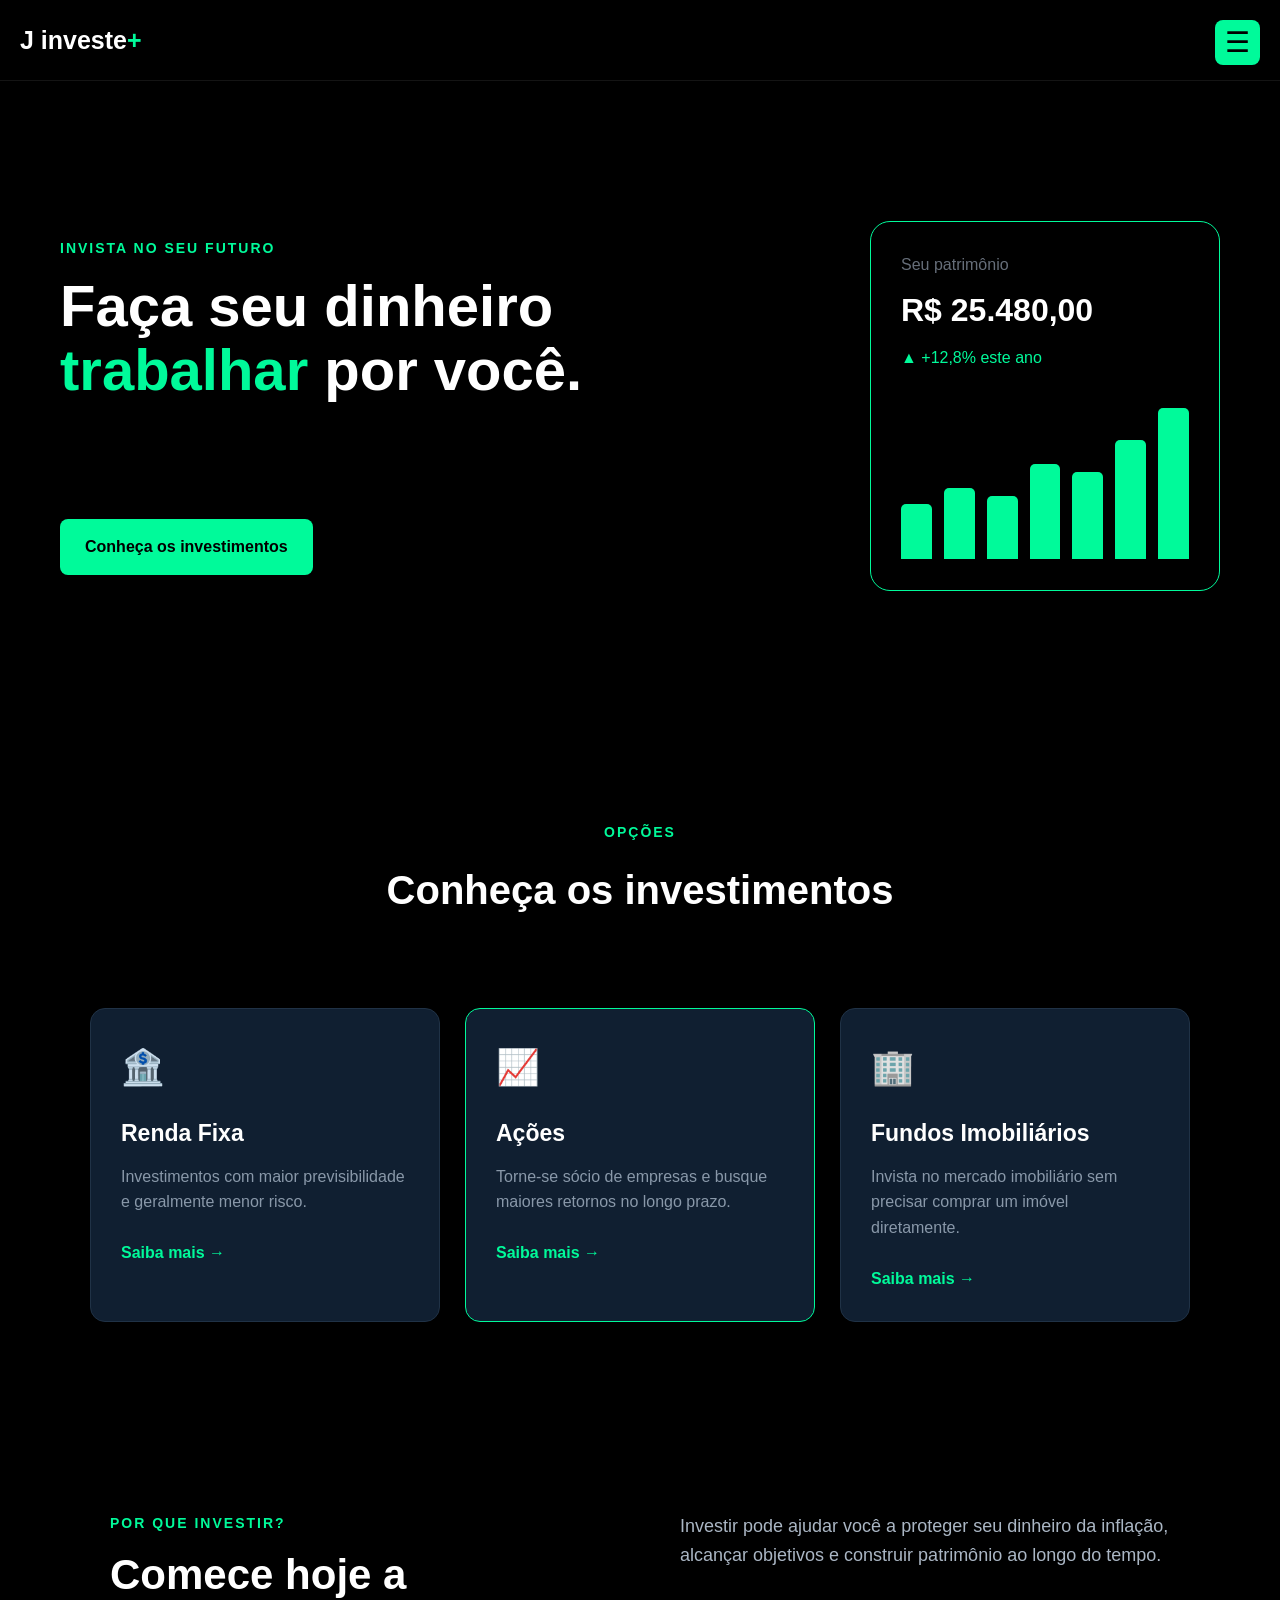
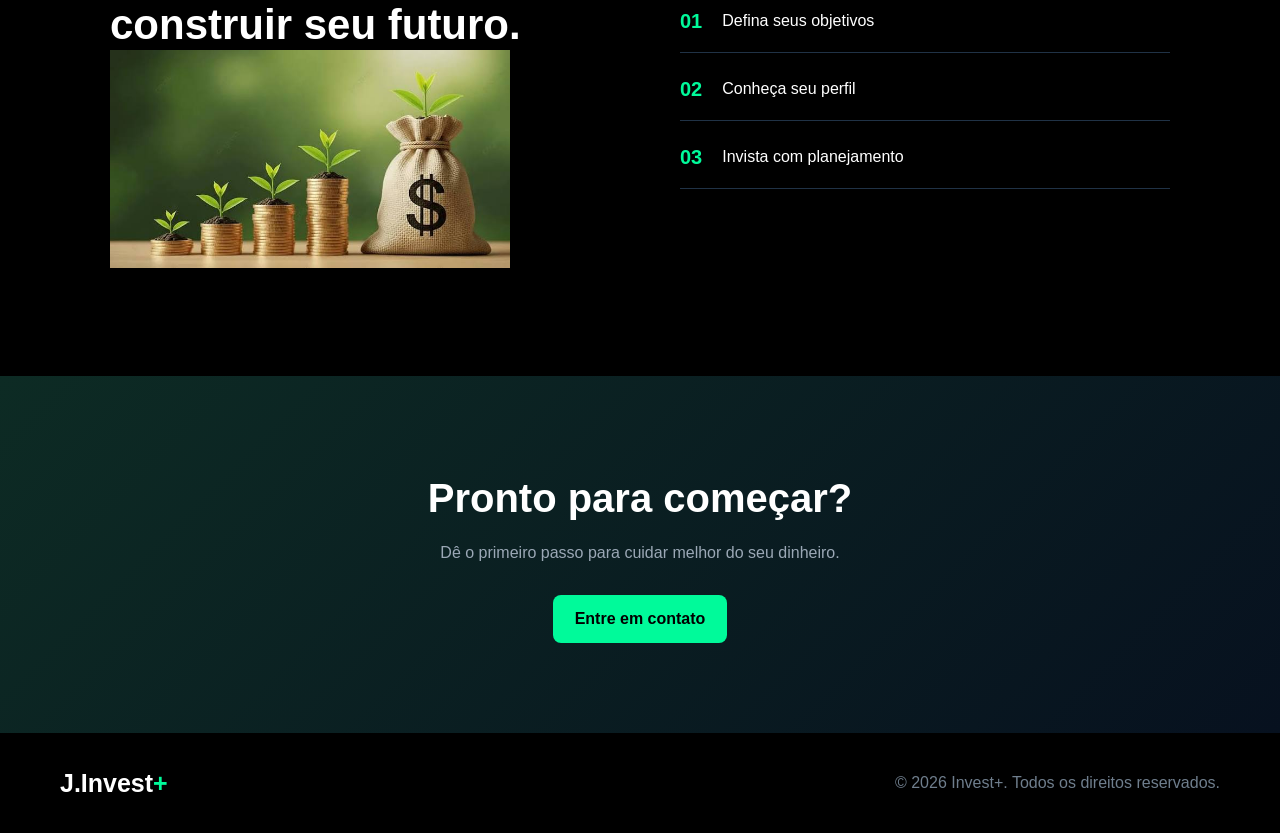
<file: index.html>
<!DOCTYPE html>
<html lang="pt-br">

<head>
    <meta charset="UTF-8">
    <meta name="viewport" content="width=device-width, initial-scale=1.0">
    <title>Document</title>
    <link rel="stylesheet" href="style.css">


</head>

<body>

    <div class="menu-container">

      <div class="menu-opcoes" id="menu">
          <a href="#">Sobre J.N investe</a>
          <a href="#">Empresas</a>
          <a href="#">RI</a>
          <a href="#">Conteúdo</a>
      </div>
  
      <button class="menu-button" onclick="abrirMenu()">
          ☰
      </button>

  </div>

  <script src="script.js"></script>
  

  <section id="Inicio" class="IN">

    <header>
      <nav class="navbar">
          <div class="logo">J investe<span>+</span></div> 
      </nav>
  </header>

  <main>

      <section id="inicio" class="hero">
          <div class="hero-text">
              <p class="tag">INVISTA NO SEU FUTURO</p>

              <h1>Faça seu dinheiro <span>trabalhar</span> por você.</h1>

              <p>
                  Aprenda sobre investimentos e encontre as melhores
                  opções para construir seu patrimônio.
              </p>

              <a href="#investimentos" class="btn btn-large">
                  Conheça os investimentos
              </a>
          </div>

          <div class="hero-card">
              <p>Seu patrimônio</p>
              <h2>R$ 25.480,00</h2>
              <span class="positive">▲ +12,8% este ano</span>

              <div class="chart">
                  <div class="bar bar1"></div>
                  <div class="bar bar2"></div>
                  <div class="bar bar3"></div>
                  <div class="bar bar4"></div>
                  <div class="bar bar5"></div>
                  <div class="bar bar6"></div>
                  <div class="bar bar7"></div>
              </div>
          </div>
      </section>

      <section id="investimentos" class="investments">
          <div class="section-title">
              <p class="tag">OPÇÕES</p>
              <h2>Conheça os investimentos</h2>
              <p>Escolha uma opção de acordo com seus objetivos e perfil.</p>
          </div>

          <div class="cards">

              <article class="card">
                  <div class="icon">🏦</div>
                  <h3>Renda Fixa</h3>
                  <p>
                      Investimentos com maior previsibilidade e
                      geralmente menor risco.
                  </p>
                  <a href="#">Saiba mais →</a>
              </article>

              <article class="card featured">
                  <div class="icon">📈</div>
                  <h3>Ações</h3>
                  <p>
                      Torne-se sócio de empresas e busque maiores
                      retornos no longo prazo.
                  </p>
                  <a href="#">Saiba mais →</a>
              </article>

              <article class="card">
                  <div class="icon">🏢</div>
                  <h3>Fundos Imobiliários</h3>
                  <p>
                      Invista no mercado imobiliário sem precisar
                      comprar um imóvel diretamente.
                  </p>
                  <a href="#">Saiba mais →</a>
              </article>

          </div>
      </section>

      <section id="sobre" class="about">
          <div>
              <p class="tag">POR QUE INVESTIR?</p>
              <h2>Comece hoje a construir seu futuro.</h2>
              <img src="img/images s.jpg" alt="" class="img">
          </div>

          <div class="about-text">
              <p>
                  Investir pode ajudar você a proteger seu dinheiro
                  da inflação, alcançar objetivos e construir
                  patrimônio ao longo do tempo.
              </p>

              <div class="numbers">
                  <div>
                      <strong>01</strong>
                      <span>Defina seus objetivos</span>
                  </div>

                  <div>
                      <strong>02</strong>
                      <span>Conheça seu perfil</span>
                  </div>

                  <div>
                      <strong>03</strong>
                      <span>Invista com planejamento</span>
                  </div>
              </div>
          </div>
      </section>

      <section id="contato" class="cta">
          <h2>Pronto para começar?</h2>
          <p>
              Dê o primeiro passo para cuidar melhor do seu dinheiro.
          </p>

          <a href="mailto:contato@investmais.com" class="btn">
              Entre em contato
          </a>
      </section>

  </main>

  <footer>
      <div class="logo">J.Invest<span>+</span></div>
      <p>© 2026 Invest+. Todos os direitos reservados.</p>
  </footer>
  
  
</body> 

</html>
</file>
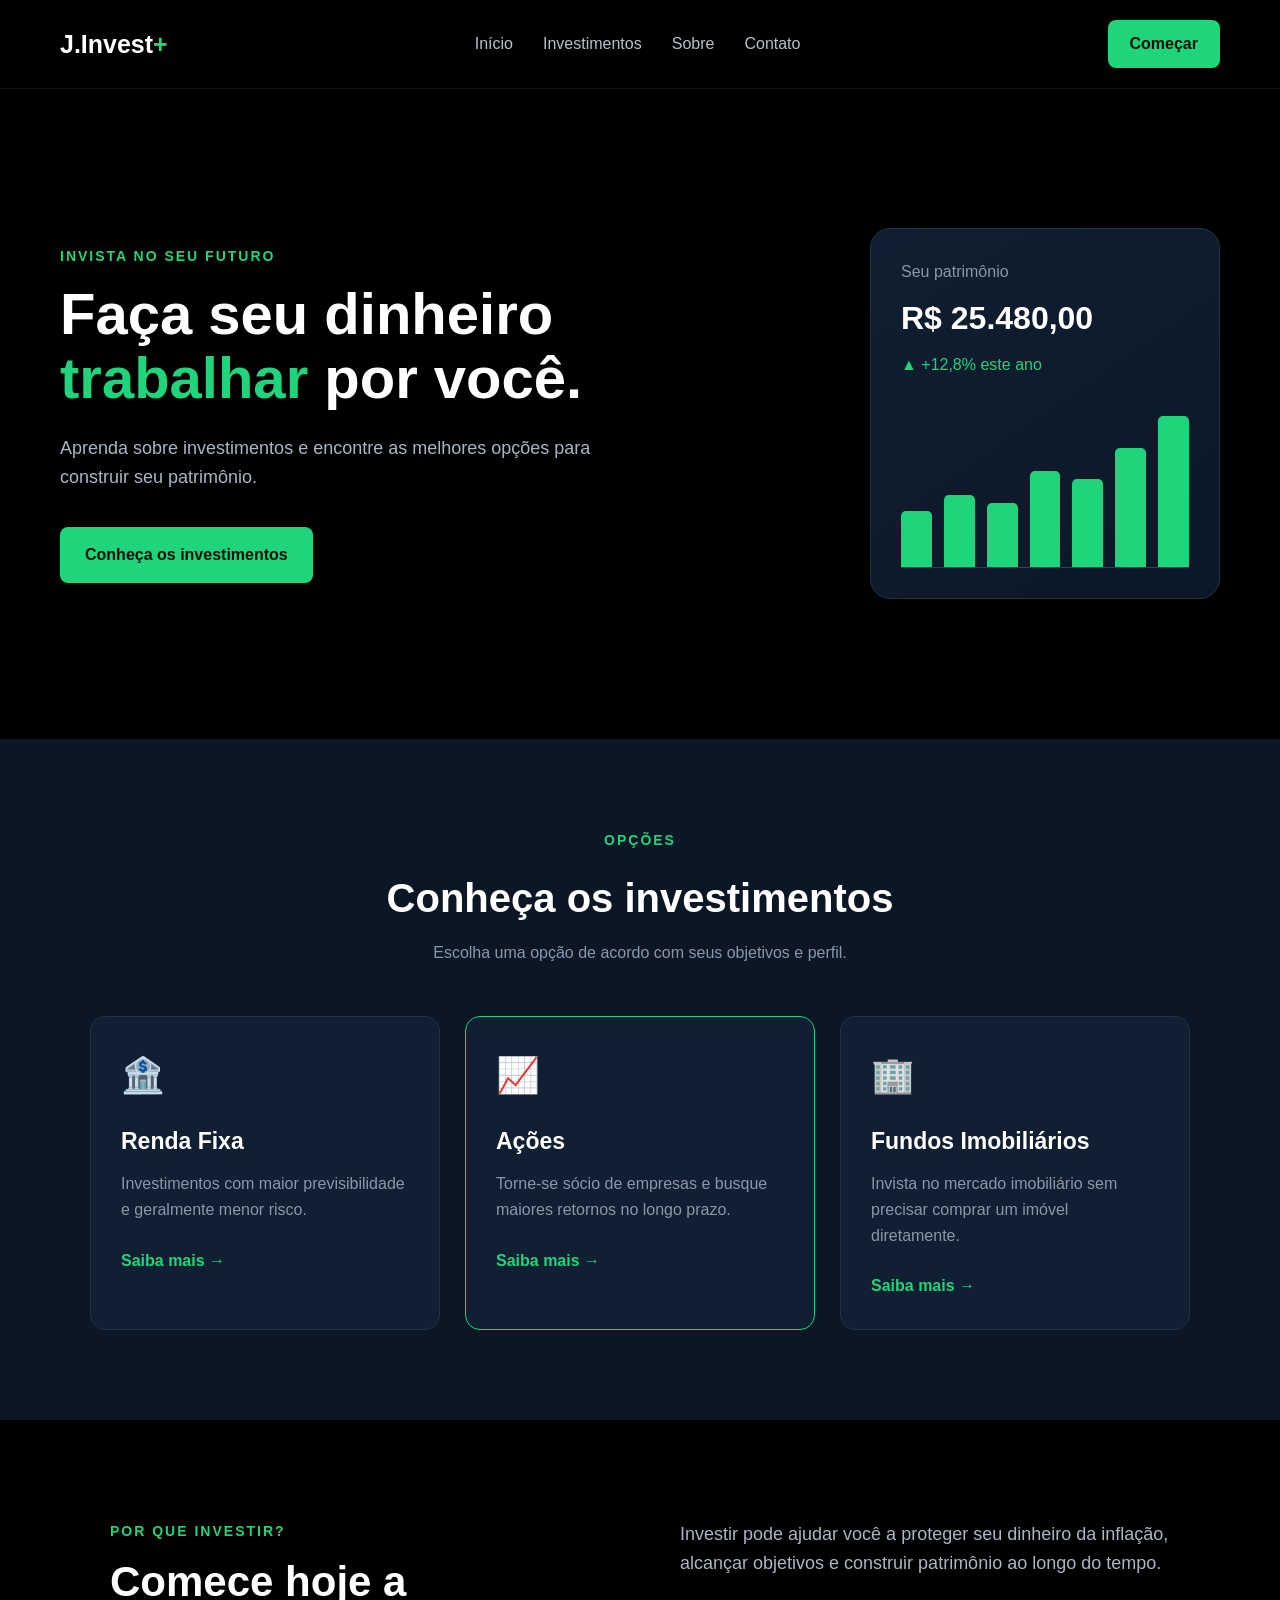
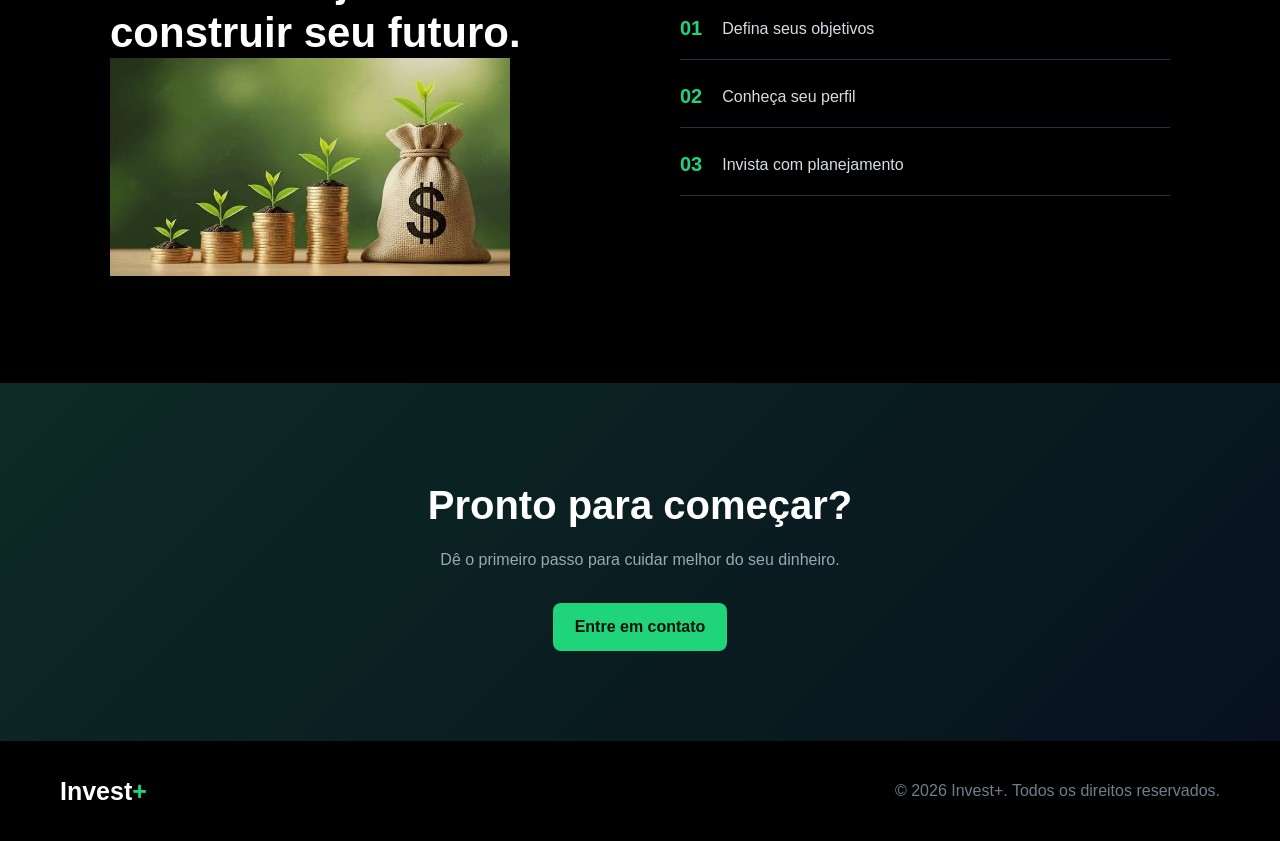
<file: index2.html>
<!DOCTYPE html>
<html lang="en">
<head>
    <meta charset="UTF-8">
    <meta name="viewport" content="width=device-width, initial-scale=1.0">
    <title>Document</title>
    <link rel="stylesheet" href="style2.css">
</head>

</head>

<body>
    <header>
        <nav class="navbar">
            <div class="logo">J.Invest<span>+</span></div>

            <ul class="menu">
                <li><a href="#inicio">Início</a></li>
                <li><a href="#investimentos">Investimentos</a></li>
                <li><a href="#sobre">Sobre</a></li>
                <li><a href="#contato">Contato</a></li>
            </ul>

            <a href="#investimentos" class="btn">Começar</a>
        </nav>
    </header>

    <main>

        <section id="inicio" class="hero">
            <div class="hero-text">
                <p class="tag">INVISTA NO SEU FUTURO</p>

                <h1>Faça seu dinheiro <span>trabalhar</span> por você.</h1>

                <p>
                    Aprenda sobre investimentos e encontre as melhores
                    opções para construir seu patrimônio.
                </p>

                <a href="#investimentos" class="btn btn-large">
                    Conheça os investimentos
                </a>
            </div>

            <div class="hero-card">
                <p>Seu patrimônio</p>
                <h2>R$ 25.480,00</h2>
                <span class="positive">▲ +12,8% este ano</span>

                <div class="chart">
                    <div class="bar bar1"></div>
                    <div class="bar bar2"></div>
                    <div class="bar bar3"></div>
                    <div class="bar bar4"></div>
                    <div class="bar bar5"></div>
                    <div class="bar bar6"></div>
                    <div class="bar bar7"></div>
                </div>
            </div>
        </section>

        <section id="investimentos" class="investments">
            <div class="section-title">
                <p class="tag">OPÇÕES</p>
                <h2>Conheça os investimentos</h2>
                <p>Escolha uma opção de acordo com seus objetivos e perfil.</p>
            </div>

            <div class="cards">

                <article class="card">
                    <div class="icon">🏦</div>
                    <h3>Renda Fixa</h3>
                    <p>
                        Investimentos com maior previsibilidade e
                        geralmente menor risco.
                    </p>
                    <a href="#">Saiba mais →</a>
                </article>

                <article class="card featured">
                    <div class="icon">📈</div>
                    <h3>Ações</h3>
                    <p>
                        Torne-se sócio de empresas e busque maiores
                        retornos no longo prazo.
                    </p>
                    <a href="#">Saiba mais →</a>
                </article>

                <article class="card">
                    <div class="icon">🏢</div>
                    <h3>Fundos Imobiliários</h3>
                    <p>
                        Invista no mercado imobiliário sem precisar
                        comprar um imóvel diretamente.
                    </p>
                    <a href="#">Saiba mais →</a>
                </article>

            </div>
        </section>

        <section id="sobre" class="about">
            <div>
                <p class="tag">POR QUE INVESTIR?</p>
                <h2>Comece hoje a construir seu futuro.</h2>
                <img src="img/images s.jpg" alt="" class="img">
            </div>

            <div class="about-text">
                <p>
                    Investir pode ajudar você a proteger seu dinheiro
                    da inflação, alcançar objetivos e construir
                    patrimônio ao longo do tempo.
                </p>

                <div class="numbers">
                    <div>
                        <strong>01</strong>
                        <span>Defina seus objetivos</span>
                    </div>

                    <div>
                        <strong>02</strong>
                        <span>Conheça seu perfil</span>
                    </div>

                    <div>
                        <strong>03</strong>
                        <span>Invista com planejamento</span>
                    </div>
                </div>
            </div>
        </section>

        <section id="contato" class="cta">
            <h2>Pronto para começar?</h2>
            <p>
                Dê o primeiro passo para cuidar melhor do seu dinheiro.
            </p>

            <a href="mailto:contato@investmais.com" class="btn">
                Entre em contato
            </a>
        </section>

    </main>

    <footer>
        <div class="logo">Invest<span>+</span></div>
        <p>© 2026 Invest+. Todos os direitos reservados.</p>
    </footer>
    
</body>
</html>
</file>
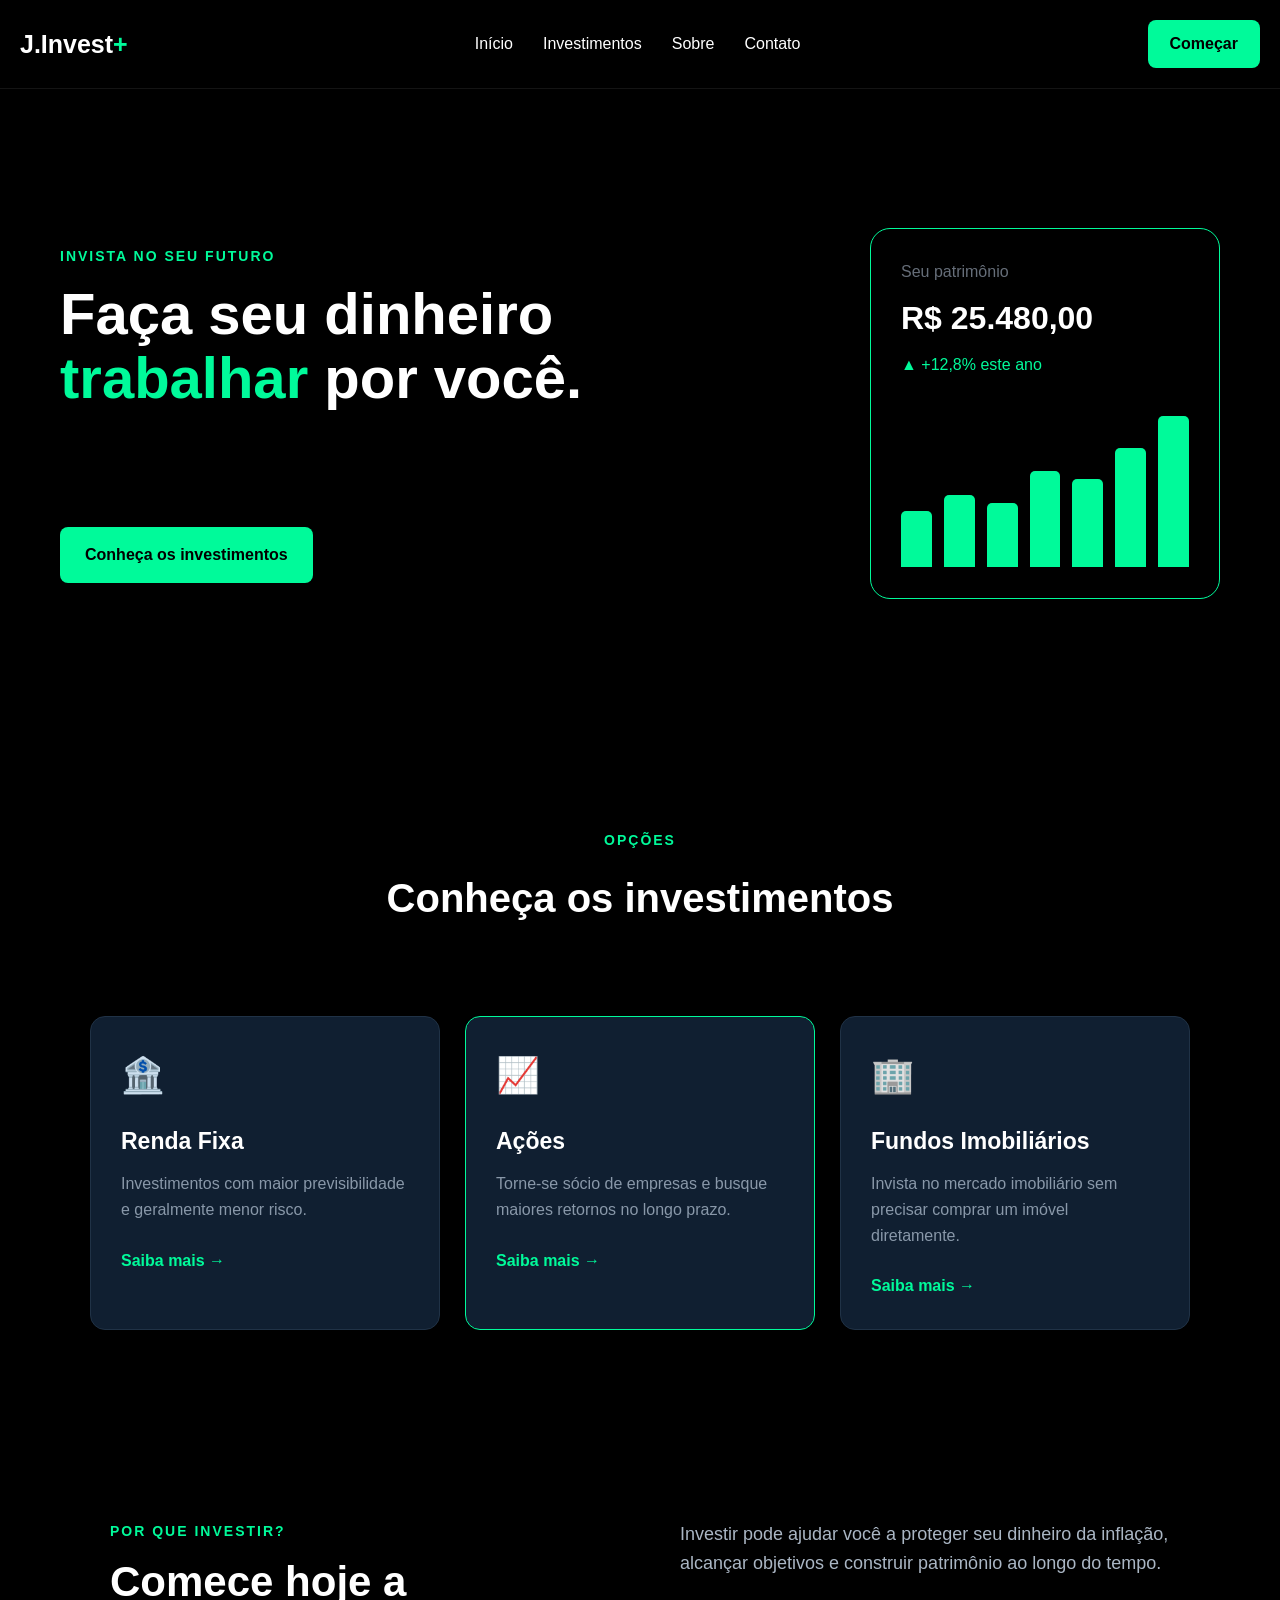
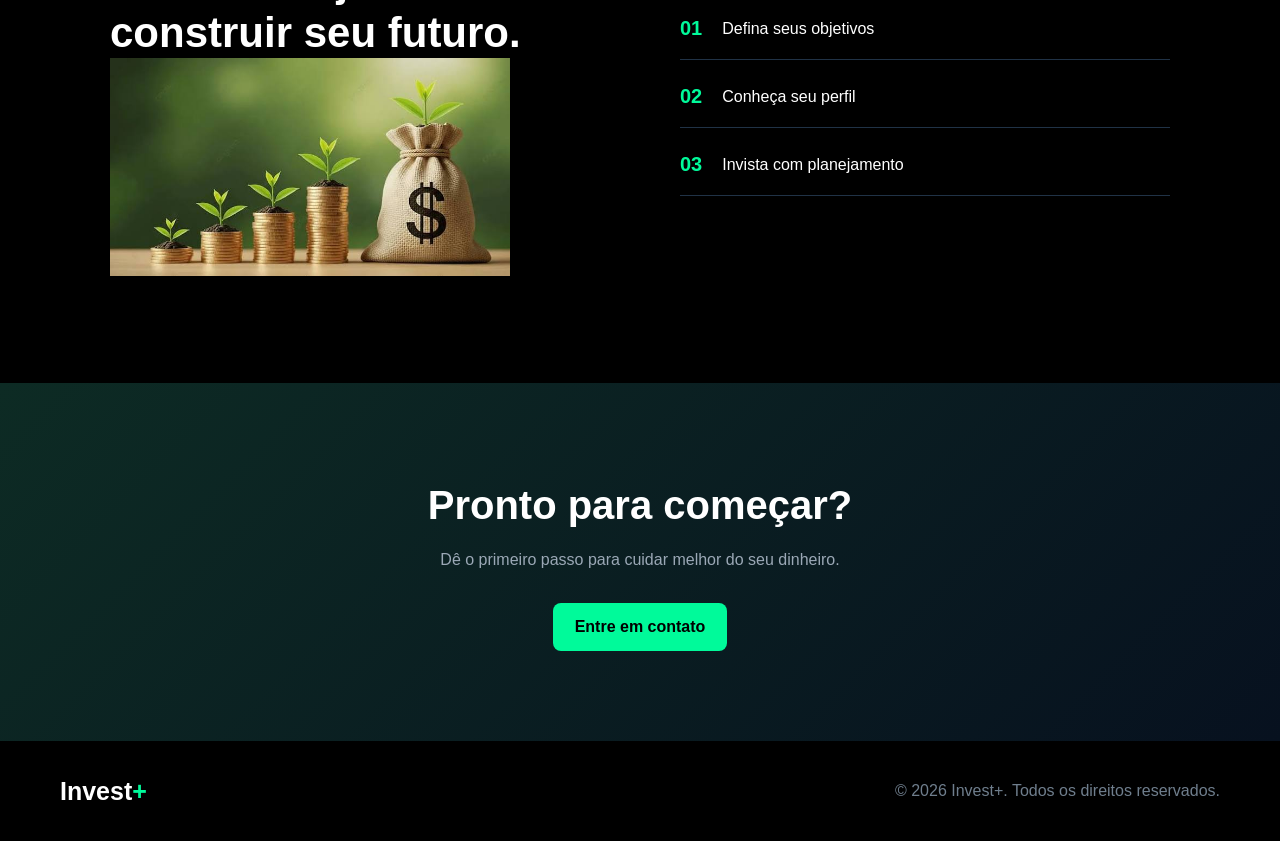
<file: index3.html>
<!DOCTYPE html>
<html lang="en">
<head>
    <meta charset="UTF-8">
    <meta name="viewport" content="width=device-width, initial-scale=1.0">
    <title>Document</title>
    <link rel="stylesheet" href="style.css">
</head>

<body>
    
    <header>
        <nav class="navbar">
            <div class="logo">J.Invest<span>+</span></div>


            <ul class="menu">
                <li><a href="#inicio">Início</a></li>
                <li><a href="#investimentos">Investimentos</a></li>
                <li><a href="#sobre">Sobre</a></li>
                <li><a href="#contato">Contato</a></li>
            </ul>

            <a href="#investimentos" class="btn">Começar</a>
        </nav>
    </header>

    <main>

        <section id="inicio" class="hero">
            <div class="hero-text">
                <p class="tag">INVISTA NO SEU FUTURO</p>

                <h1>Faça seu dinheiro <span>trabalhar</span> por você.</h1>

                <p>
                    Aprenda sobre investimentos e encontre as melhores
                    opções para construir seu patrimônio.
                </p>

                <a href="#investimentos" class="btn btn-large">
                    Conheça os investimentos
                </a>
            </div>

            <div class="hero-card">
                <p>Seu patrimônio</p>
                <h2>R$ 25.480,00</h2>
                <span class="positive">▲ +12,8% este ano</span>

                <div class="chart">
                    <div class="bar bar1"></div>
                    <div class="bar bar2"></div>
                    <div class="bar bar3"></div>
                    <div class="bar bar4"></div>
                    <div class="bar bar5"></div>
                    <div class="bar bar6"></div>
                    <div class="bar bar7"></div>
                </div>
            </div>
        </section>

        <section id="investimentos" class="investments">
            <div class="section-title">
                <p class="tag">OPÇÕES</p>
                <h2>Conheça os investimentos</h2>
                <p>Escolha uma opção de acordo com seus objetivos e perfil.</p>
            </div>

            <div class="cards">

                <article class="card">
                    <div class="icon">🏦</div>
                    <h3>Renda Fixa</h3>
                    <p>
                        Investimentos com maior previsibilidade e
                        geralmente menor risco.
                    </p>
                    <a href="#">Saiba mais →</a>
                </article>

                <article class="card featured">
                    <div class="icon">📈</div>
                    <h3>Ações</h3>
                    <p>
                        Torne-se sócio de empresas e busque maiores
                        retornos no longo prazo.
                    </p>
                    <a href="#">Saiba mais →</a>
                </article>

                <article class="card">
                    <div class="icon">🏢</div>
                    <h3>Fundos Imobiliários</h3>
                    <p>
                        Invista no mercado imobiliário sem precisar
                        comprar um imóvel diretamente.
                    </p>
                    <a href="#">Saiba mais →</a>
                </article>

            </div>
        </section>

        <section id="sobre" class="about">
            <div>
                <p class="tag">POR QUE INVESTIR?</p>
                <h2>Comece hoje a construir seu futuro.</h2>
                <img src="img/images s.jpg" alt="" class="img">
            </div>

            <div class="about-text">
                <p>
                    Investir pode ajudar você a proteger seu dinheiro
                    da inflação, alcançar objetivos e construir
                    patrimônio ao longo do tempo.
                </p>

                <div class="numbers">
                    <div>
                        <strong>01</strong>
                        <span>Defina seus objetivos</span>
                    </div>

                    <div>
                        <strong>02</strong>
                        <span>Conheça seu perfil</span>
                    </div>

                    <div>
                        <strong>03</strong>
                        <span>Invista com planejamento</span>
                    </div>
                </div>
            </div>
        </section>

        <section id="contato" class="cta">
            <h2>Pronto para começar?</h2>
            <p>
                Dê o primeiro passo para cuidar melhor do seu dinheiro.
            </p>

            <a href="mailto:contato@investmais.com" class="btn">
                Entre em contato
            </a>
        </section>

    </main>

    <footer>
        <div class="logo">Invest<span>+</span></div>
        <p>© 2026 Invest+. Todos os direitos reservados.</p>
    </footer>
    
    
</body>
</html>
</file>
<file: style.css>
.menu-container {
    position: fixed;
    top: 20px;
    right:20px;
}

/* Botão hambúrguer */
.menu-button {
    display: inline-block;
    width: 45px;
    height: 45px;

    border: none;
    border-radius: 8px;

    background-color: mediumspringgreen;

    font-size: 28px;
    color: black;

    cursor: pointer;

    box-shadow: 0 2px 8px rgba(0, 0, 0, 0.2);

    z-index: 1000;
    
    transition: transform( 0.3s ease);
}

/* Efeito quando passa o mouse */
.menu-button:hover {
    transform: scale(1.06);
}

/* Menu */
.menu-opcoes {
    position: absolute;

    top: 0;

    /* Faz o menu ficar à esquerda do botão */
    right: 55px;

    width: 220px;

    background-color: white;

    border-radius: 8px;

    box-shadow: 0 4px 15px rgba(0, 0, 0, 0.2);

    padding: 10px 0;

    opacity: 0;
    visibility: hidden;

    transform: translateX(10px);

    transition: all 0.25s ease;
}

/* Menu aberto */
.menu-opcoes.aberto {
    opacity: 1;
    visibility: visible;

    transform: translateY(0);
}

/* Links */
.menu-opcoes a {
    display: block;

    padding: 14px 18px;

    color: black;

    text-decoration: none;

    font-family: Arial, sans-serif;

    font-size: 16px;
}

/* Quando passar o mouse */
.menu-opcoes a:hover {
    background-color: wi;
}

/*css*/
*{
    margin: 0;
    padding: 0;
    box-sizing: border-box;
}
/* faz a pagina pular para a seção*/
html {
    scroll-behavior: smooth;
}
/*define a letra da pagina*/
body {
    font-family: Arial, Helvetica, sans-serif;
    background: black;
    color: white;
    line-height: 1.6;
}
* {
    margin: 0;
    padding: 0;
    box-sizing: border-box;
}
/* mover*/
html {
    scroll-behavior: smooth;
}

body {
    font-family: Arial, Helvetica, sans-serif;
    background: black;
    color: white;
    line-height: 1.6;
}

/* NAVBAR */

header {
    width: %;
    border-bottom: 1px solid rgba(255,255,255,0.08);
}

.navbar {
    margin: auto;
    padding: 20px;
    display: flex;
    align-items: center;
    justify-content: space-between;
}

.logo {
    font-size: 25px;
    font-weight: bold;
}

.logo span {
    color: mediumspringgreen;
}

.menu {
    list-style: none;
    display: flex;
    gap: 30px;
}

.menu a {
    color:white;
    text-decoration: none;
    transition: 0.3s;
}

.menu a:hover {
    color:mediumspringgreen;
}

.btn {
    display: inline-block;
    padding: 11px 22px;
    background:mediumspringgreen;
    color: black;
    text-decoration: none;
    border-radius: 8px;
    font-weight: bold;
    transition: 0.3s;
}

.btn:hover {
    background: mediumspringgreen;
    transform: translateY(-2px);
}

/* HERO */

.hero {
    max-width: 1200px;
    min-height: 650px;
    margin: auto;
    padding: 80px 20px;
    display: flex;
    align-items: center;
    justify-content: space-between;
    gap: 60px;
}

.hero-text {
    max-width: 600px;
}

.tag {
    color: mediumspringgreen;
    font-size: 14px;
    font-weight: bold;
    letter-spacing: 2px;
    margin-bottom: 15px;
}

.hero h1 {
    font-size: 58px;
    line-height: 1.1;
    margin-bottom: 25px;
}

.hero h1 span {
    color: mediumspringgreen;
}

.hero-text > p:not(.tag) {
    color: black;
    font-size: 18px;
    margin-bottom: 35px;
}

.btn-large {
    padding: 15px 25px;
}

/* CARD DO PATRIMÔNIO muda a cor da bor */

.hero-card {
    width: 350px;
    padding: 30px;
    background: linear-gradient(145deg, black, black);
    border: 1px solid mediumspringgreen;
    border-radius: 20px;
    box-shadow: 0 25px 60px rgba(0,0,0,0.3);
}

.hero-card p {
    color: #666e79;
}

.hero-card h2 {
    font-size: 32px;
    margin: 8px 0;
}

.positive {
    color: mediumspringgreen;
}

/* Seu patriminio barras de porcentagem bordas etc T1*/

.chart {
    height: 160px;
    margin-top: 30px;
    display: flex;
    align-items: end;
    gap: 12px;
    border-bottom: 1px solid black;
}

.bar {
    flex: 1;
    background: mediumspringgreen;
    border-radius: 5px 5px 0 0;
}

.bar1 { height: 35%; }
.bar2 { height: 45%; }
.bar3 { height: 40%; }
.bar4 { height: 60%; }
.bar5 { height: 55%; }
.bar6 { height: 75%; }
.bar7 { height: 95%; }


/* INVESTIMENTOS T2 */

.investments {
    background:black;
    padding: 90px 20px;
}

.section-title {
    text-align: center;
    max-width: 700px;
    margin: auto;
}

.section-title h2 {
    font-size: 40px;
    margin-bottom: 10px;
}

.section-title > p:last-child {
    color:black;
}

.cards {
    max-width: 1100px;
    margin: 50px auto 0;
    display: grid;
    grid-template-columns: repeat(3, 1fr);
    gap: 25px;
}

.card {
    padding: 30px;
    background: #101f31;
    border: 1px solid #203246;
    border-radius: 15px;
    transition: 0.3s;
}

.card:hover {
    transform: translateY(-8px);
    border-color: mediumspringgreen;
}

.card.featured {
    border-color: mediumspringgreen;
}

.icon {
    font-size: 35px;
    margin-bottom: 20px;
}

.card h3 {
    font-size: 23px;
    margin-bottom: 12px;
}

.card p {
    color: #8998a9;
    margin-bottom: 25px;
}

.card a {
    color: mediumspringgreen;
    text-decoration: none;
    font-weight: bold;
}

/* SOBRE */

.about {
    max-width: 1100px;
    margin: auto;
    padding: 100px 20px;
    display: grid;
    grid-template-columns: 1fr 1fr;
    gap: 80px;
}

.about h2 {
    font-size: 42px;
    line-height: 1.2;
}

.about-text > p {
    color: #aab6c4;
    font-size: 18px;
    margin-bottom: 35px;
}

.numbers {
    display: flex;
    flex-direction: column;
    gap: 20px;
}

.numbers div {
    display: flex;
    align-items: center;
    gap: 20px;
    padding-bottom: 15px;
    border-bottom: 1px solid #203246;
}

.numbers strong {
    color: mediumspringgreen;
    font-size: 20px;
}

.numbers span {
    color: white;
}

/* CTA */

.cta {
    margin: 0;
    padding: 90px 20px;
    text-align: center;
    background: linear-gradient(135deg, #0d2b24, #07111f);
}

.cta h2 {
    font-size: 40px;
    margin-bottom: 10px;
}

.cta p {
    color: #9ba8b6;
    margin-bottom: 30px;
}

/* FOOTER */

footer {
    max-width: 1200px;
    margin: auto;
    padding: 30px 20px;
    display: flex;
    justify-content: space-between;
    align-items: center;
    color: #6f7e8d;
}

footer .logo {
    color: white;
}

/* RESPONSIVO */

@media (max-width: 800px) {

    .menu {
        display: none;
    }

    .hero {
        flex-direction: column;
        text-align: center;
        padding-top: 60px;
    }

    .hero h1 {
        font-size: 42px;
    }

    .hero-card {
        width: 100%;
        max-width: 400px;
    }

    .cards {
        grid-template-columns: 1fr;
        max-width: 450px;
    }

    .about {
        grid-template-columns: 1fr;
        gap: 40px;
    }

    .about h2 {
        font-size: 35px;
    }

    footer {
        flex-direction: column;
        gap: 15px;
    }
}
/*imagem*/
.img{
    width:400px ;
   height:400 ;
}
</file>
<file: style2.css>
* {
    margin: 0;
    padding: 0;
    box-sizing: border-box;
}

html {
    scroll-behavior: smooth;
}

body {
    font-family: Arial, Helvetica, sans-serif;
    background: black;
    color: white;
    line-height: 1.6;
}

/* NAVBAR */

header {
    width: 100%;
    border-bottom: 1px solid rgba(255,255,255,0.08);
}

.navbar {
    max-width: 1200px;
    margin: auto;
    padding: 20px;
    display: flex;
    align-items: center;
    justify-content: space-between;
}

.logo {
    font-size: 25px;
    font-weight: bold;
}

.logo span {
    color: #20d47b;
}

.menu {
    list-style: none;
    display: flex;
    gap: 30px;
}

.menu a {
    color: #b7c1cc;
    text-decoration: none;
    transition: 0.3s;
}

.menu a:hover {
    color: #20d47b;
}

.btn {
    display: inline-block;
    padding: 11px 22px;
    background: #20d47b;
    color: #04120b;
    text-decoration: none;
    border-radius: 8px;
    font-weight: bold;
    transition: 0.3s;
}

.btn:hover {
    background: #36ed91;
    transform: translateY(-2px);
}

/* HERO */

.hero {
    max-width: 1200px;
    min-height: 650px;
    margin: auto;
    padding: 80px 20px;
    display: flex;
    align-items: center;
    justify-content: space-between;
    gap: 60px;
}

.hero-text {
    max-width: 600px;
}

.tag {
    color: #20d47b;
    font-size: 14px;
    font-weight: bold;
    letter-spacing: 2px;
    margin-bottom: 15px;
}

.hero h1 {
    font-size: 58px;
    line-height: 1.1;
    margin-bottom: 25px;
}

.hero h1 span {
    color: #20d47b;
}

.hero-text > p:not(.tag) {
    color: #aab6c4;
    font-size: 18px;
    margin-bottom: 35px;
}

.btn-large {
    padding: 15px 25px;
}

/* CARD DO PATRIMÔNIO */

.hero-card {
    width: 350px;
    padding: 30px;
    background: linear-gradient(145deg, #101f31, #0a1726);
    border: 1px solid #203246;
    border-radius: 20px;
    box-shadow: 0 25px 60px rgba(0,0,0,0.3);
}

.hero-card p {
    color: #8998a9;
}

.hero-card h2 {
    font-size: 32px;
    margin: 8px 0;
}

.positive {
    color: #20d47b;
}

.chart {
    height: 160px;
    margin-top: 30px;
    display: flex;
    align-items: end;
    gap: 12px;
    border-bottom: 1px solid #304052;
}

.bar {
    flex: 1;
    background: #20d47b;
    border-radius: 5px 5px 0 0;
}

.bar1 { height: 35%; }
.bar2 { height: 45%; }
.bar3 { height: 40%; }
.bar4 { height: 60%; }
.bar5 { height: 55%; }
.bar6 { height: 75%; }
.bar7 { height: 95%; }

/* INVESTIMENTOS */

.investments {
    background: #0b1725;
    padding: 90px 20px;
}

.section-title {
    text-align: center;
    max-width: 700px;
    margin: auto;
}

.section-title h2 {
    font-size: 40px;
    margin-bottom: 10px;
}

.section-title > p:last-child {
    color: #8998a9;
}

.cards {
    max-width: 1100px;
    margin: 50px auto 0;
    display: grid;
    grid-template-columns: repeat(3, 1fr);
    gap: 25px;
}

.card {
    padding: 30px;
    background: #101f31;
    border: 1px solid #203246;
    border-radius: 15px;
    transition: 0.3s;
}

.card:hover {
    transform: translateY(-8px);
    border-color: #20d47b;
}

.card.featured {
    border-color: #20d47b;
}

.icon {
    font-size: 35px;
    margin-bottom: 20px;
}

.card h3 {
    font-size: 23px;
    margin-bottom: 12px;
}

.card p {
    color: #8998a9;
    margin-bottom: 25px;
}

.card a {
    color: #20d47b;
    text-decoration: none;
    font-weight: bold;
}

/* SOBRE */

.about {
    max-width: 1100px;
    margin: auto;
    padding: 100px 20px;
    display: grid;
    grid-template-columns: 1fr 1fr;
    gap: 80px;
}

.about h2 {
    font-size: 42px;
    line-height: 1.2;
}

.about-text > p {
    color: #aab6c4;
    font-size: 18px;
    margin-bottom: 35px;
}

.numbers {
    display: flex;
    flex-direction: column;
    gap: 20px;
}

.numbers div {
    display: flex;
    align-items: center;
    gap: 20px;
    padding-bottom: 15px;
    border-bottom: 1px solid #203246;
}

.numbers strong {
    color: #20d47b;
    font-size: 20px;
}

.numbers span {
    color: #d5dce3;
}

/* CTA */

.cta {
    margin: 0;
    padding: 90px 20px;
    text-align: center;
    background: linear-gradient(135deg, #0d2b24, #07111f);
}

.cta h2 {
    font-size: 40px;
    margin-bottom: 10px;
}

.cta p {
    color: #9ba8b6;
    margin-bottom: 30px;
}

/* FOOTER */

footer {
    max-width: 1200px;
    margin: auto;
    padding: 30px 20px;
    display: flex;
    justify-content: space-between;
    align-items: center;
    color: #6f7e8d;
}

footer .logo {
    color: white;
}

/* RESPONSIVO */

@media (max-width: 800px) {

    .menu {
        display: none;
    }

    .hero {
        flex-direction: column;
        text-align: center;
        padding-top: 60px;
    }

    .hero h1 {
        font-size: 42px;
    }

    .hero-card {
        width: 100%;
        max-width: 400px;
    }

    .cards {
        grid-template-columns: 1fr;
        max-width: 450px;
    }

    .about {
        grid-template-columns: 1fr;
        gap: 40px;
    }

    .about h2 {
        font-size: 35px;
    }

    footer {
        flex-direction: column;
        gap: 15px;
    }
}
.img{
    width:400px ;
   height:400 ;
}
</file>
